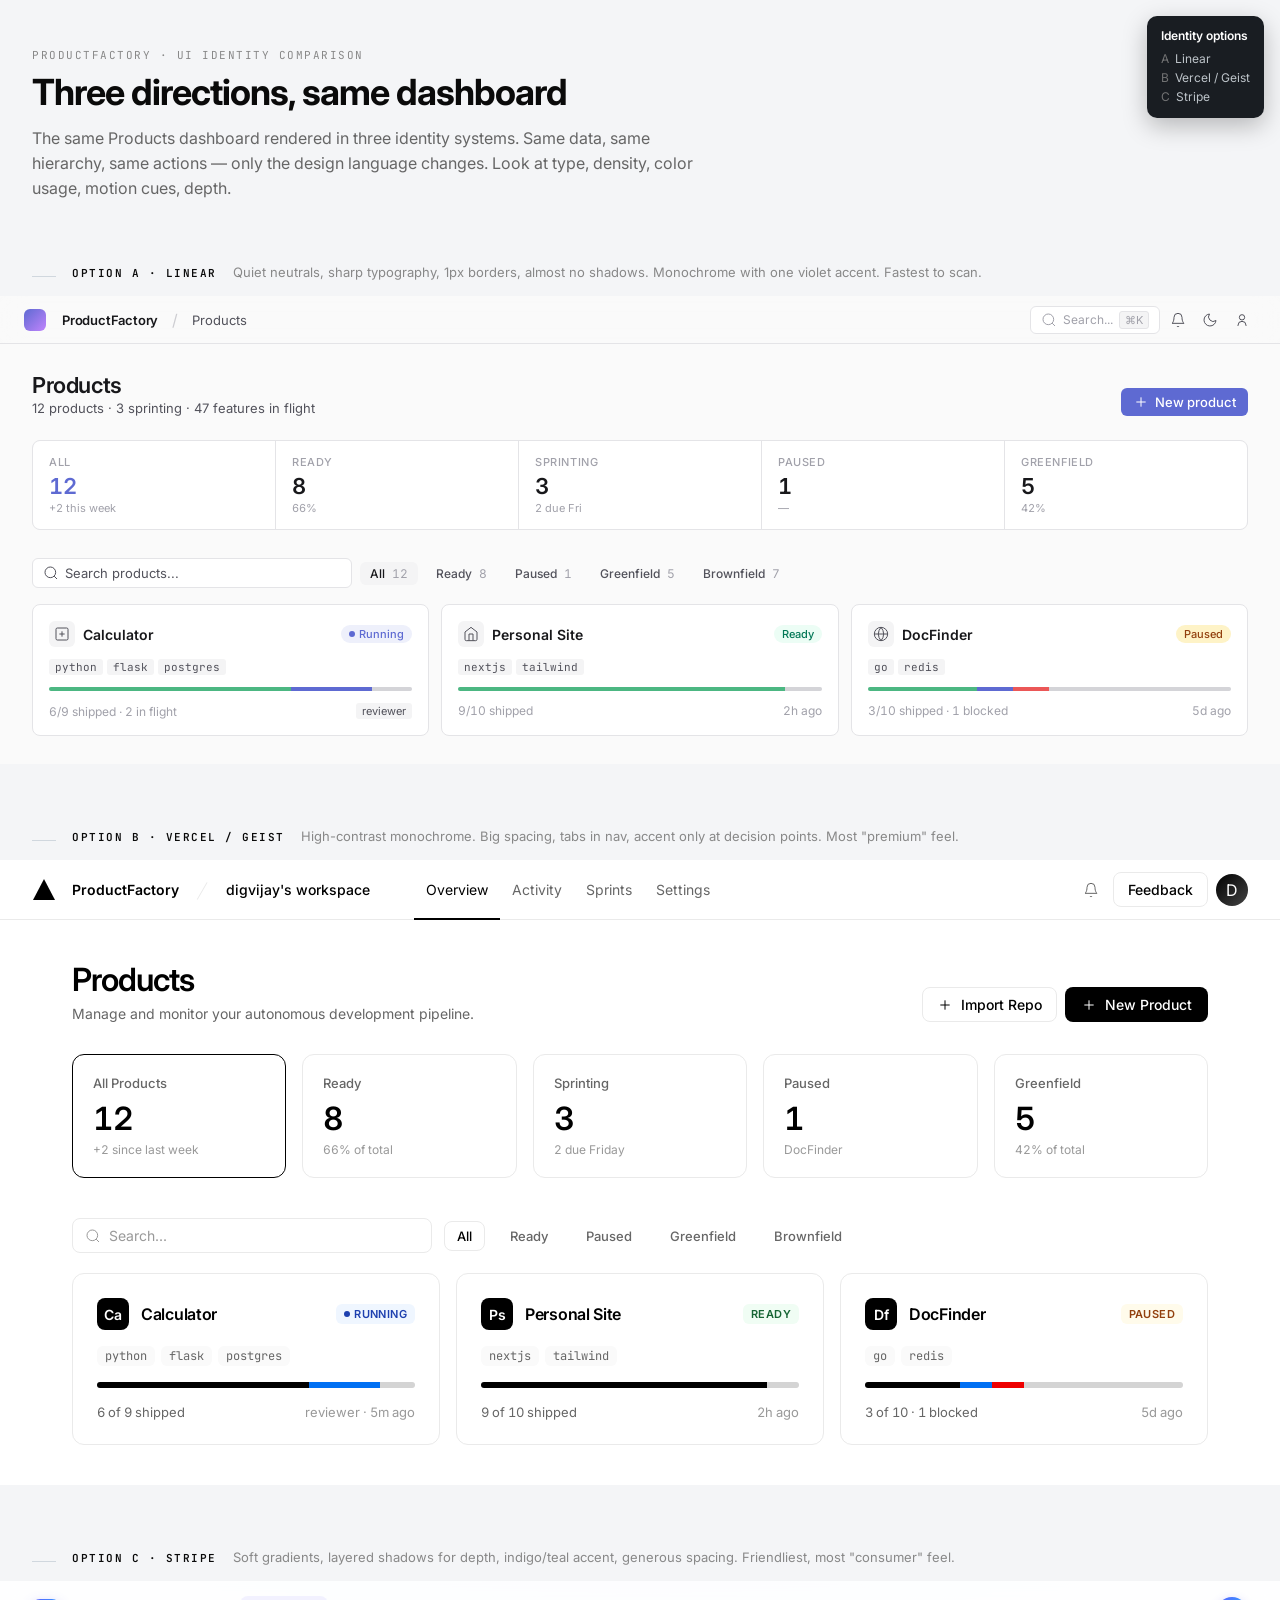
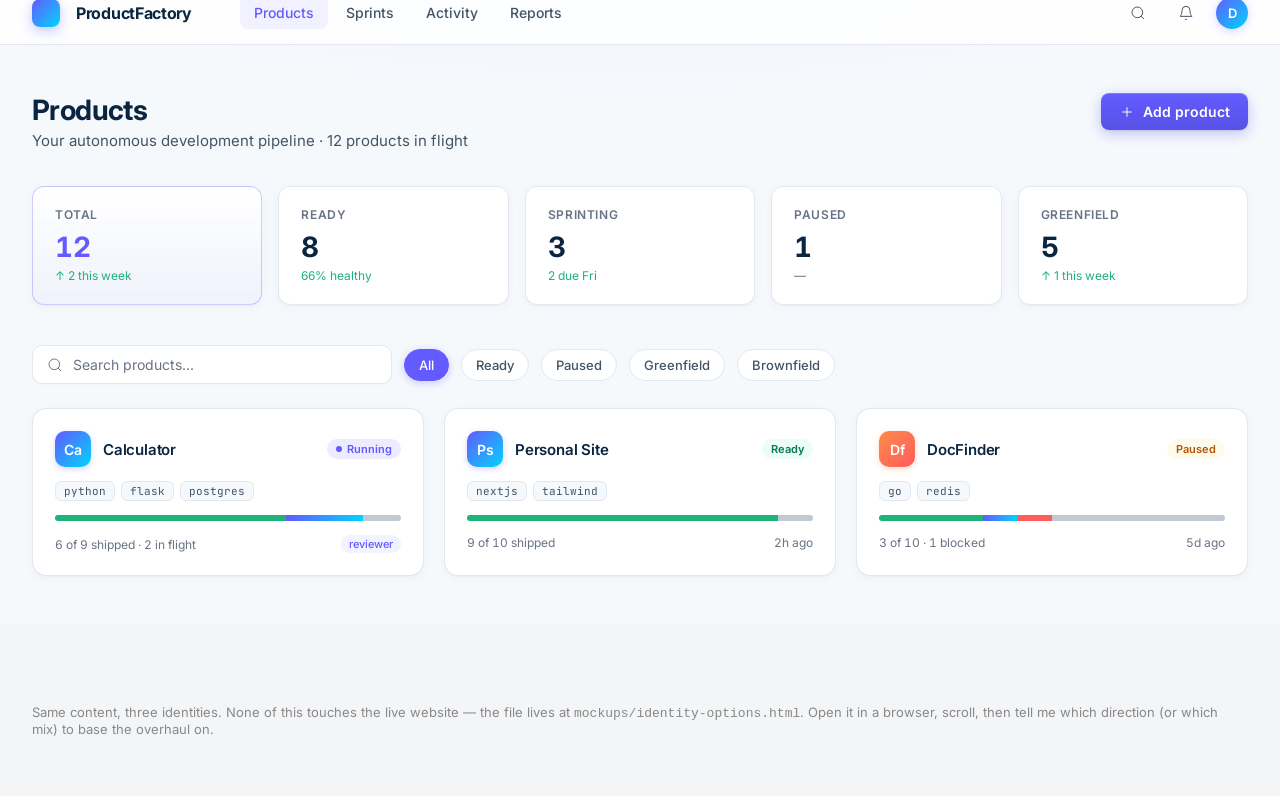
<file: mockups/identity-options.html>
<!doctype html>
<html lang="en">
<head>
<meta charset="utf-8">
<meta name="viewport" content="width=device-width, initial-scale=1">
<title>ProductFactory — Identity Mockups</title>
<link rel="preconnect" href="https://fonts.googleapis.com">
<link rel="preconnect" href="https://fonts.gstatic.com" crossorigin>
<link href="https://fonts.googleapis.com/css2?family=Inter:wght@400;500;600;700&family=JetBrains+Mono:wght@400;500&display=swap" rel="stylesheet">
<style>
  /* ============================================================
     Comparison shell — three vertically stacked identity options
     applied to the same dashboard content.
     ============================================================ */
  *,*::before,*::after { box-sizing: border-box; margin: 0; padding: 0; }
  body {
    font-family: 'Inter', -apple-system, sans-serif;
    background: #f4f5f7;
    color: #0a0a0a;
    -webkit-font-smoothing: antialiased;
    text-rendering: optimizeLegibility;
  }
  a { text-decoration: none; color: inherit; }
  button { font: inherit; cursor: pointer; border: 0; background: none; }
  ul { list-style: none; }

  .pf-toc {
    position: fixed;
    top: 16px; right: 16px;
    background: rgba(13, 17, 23, 0.95);
    color: #fff;
    padding: 12px 14px;
    border-radius: 10px;
    z-index: 999;
    font-size: 12px;
    backdrop-filter: blur(8px);
    box-shadow: 0 8px 24px rgba(0,0,0,0.25);
  }
  .pf-toc strong { display: block; margin-bottom: 6px; font-weight: 600; }
  .pf-toc a {
    display: block; color: #e6edf3; padding: 2px 0; opacity: .8;
  }
  .pf-toc a:hover { opacity: 1; }
  .pf-toc a span { color: #888; margin-right: 6px; }

  .section-label {
    max-width: 1280px;
    margin: 64px auto 16px;
    padding: 0 32px;
    display: flex; align-items: baseline; gap: 16px;
    font-family: 'JetBrains Mono', monospace;
    font-size: 11px; text-transform: uppercase;
    letter-spacing: 1.5px; color: #6a737d;
  }
  .section-label::before {
    content: ""; width: 24px; height: 1px; background: #d0d7de;
  }
  .section-label .name { color: #0a0a0a; font-weight: 600; }
  .section-label .desc { color: #888; text-transform: none; letter-spacing: 0; font-family: 'Inter', sans-serif; font-size: 13px; }

  .surface { isolation: isolate; }

  /* ============================================================
     SHARED: Lucide-ish inline icons (single stroke, 1.5px)
     ============================================================ */
  .icon { width: 16px; height: 16px; stroke-width: 1.5; flex-shrink: 0; }


  /* ============================================================
     OPTION A — LINEAR
       Quiet neutrals, sharp typography, mostly 1px borders,
       no shadows, monochrome with a single violet accent.
     ============================================================ */
  .linear {
    --bg:        #fafafa;
    --surface:   #ffffff;
    --inset:     #f4f4f5;
    --border:    #e4e4e7;
    --border-2:  #d4d4d8;
    --fg:        #18181b;
    --fg-muted:  #52525b;
    --fg-subtle: #a1a1aa;
    --accent:    #5e6ad2;
    --accent-bg: #eef0fb;
    --green:     #4cb782;
    --amber:     #f2c94c;
    --red:       #eb5757;
    font-family: 'Inter', sans-serif;
    color: var(--fg);
    background: var(--bg);
  }
  .linear .nav {
    position: sticky; top: 0; z-index: 10;
    height: 48px;
    display: flex; align-items: center;
    padding: 0 24px; gap: 8px;
    background: rgba(250,250,250,0.85);
    backdrop-filter: blur(16px);
    border-bottom: 1px solid var(--border);
  }
  .linear .logo {
    width: 22px; height: 22px;
    background: linear-gradient(135deg, #5e6ad2, #c084fc);
    border-radius: 6px;
    margin-right: 8px;
  }
  .linear .nav-title { font-weight: 600; font-size: 13px; letter-spacing: -0.2px; }
  .linear .nav-sep { color: var(--fg-subtle); margin: 0 6px; opacity: .5; }
  .linear .nav-crumb { font-size: 13px; color: var(--fg-muted); }
  .linear .nav-actions { margin-left: auto; display: flex; align-items: center; gap: 4px; }
  .linear .nav-btn {
    width: 28px; height: 28px;
    display: flex; align-items: center; justify-content: center;
    border-radius: 6px; color: var(--fg-muted);
  }
  .linear .nav-btn:hover { background: var(--inset); color: var(--fg); }
  .linear .nav-cmd {
    display: flex; align-items: center; gap: 6px;
    padding: 4px 10px; border: 1px solid var(--border);
    background: var(--surface); border-radius: 6px;
    font-size: 12px; color: var(--fg-subtle);
  }
  .linear .nav-cmd kbd {
    font-family: inherit; font-size: 11px;
    background: var(--inset); padding: 1px 5px; border-radius: 3px;
    border: 1px solid var(--border);
  }

  .linear .page { max-width: 1280px; margin: 0 auto; padding: 28px 32px; }
  .linear .page-head {
    display: flex; justify-content: space-between; align-items: flex-end;
    margin-bottom: 24px;
  }
  .linear .page-head h1 { font-size: 22px; font-weight: 600; letter-spacing: -0.4px; }
  .linear .page-head .sub { font-size: 13px; color: var(--fg-muted); margin-top: 2px; }
  .linear .btn-primary {
    display: inline-flex; align-items: center; gap: 6px;
    padding: 6px 12px; border-radius: 6px;
    background: var(--accent); color: white;
    font-size: 13px; font-weight: 500;
  }
  .linear .btn-primary:hover { background: #4f5ac4; }

  .linear .stats {
    display: grid; grid-template-columns: repeat(5, 1fr);
    gap: 1px;
    background: var(--border);
    border: 1px solid var(--border);
    border-radius: 8px; overflow: hidden;
    margin-bottom: 28px;
  }
  .linear .stat {
    background: var(--surface);
    padding: 14px 16px;
    cursor: pointer;
  }
  .linear .stat:hover { background: var(--inset); }
  .linear .stat .label {
    font-size: 11px; color: var(--fg-subtle);
    text-transform: uppercase; letter-spacing: 0.6px; font-weight: 500;
  }
  .linear .stat .value {
    font-size: 22px; font-weight: 600; margin-top: 4px;
    font-variant-numeric: tabular-nums;
  }
  .linear .stat.active .value { color: var(--accent); }
  .linear .stat .delta {
    font-size: 11px; color: var(--fg-subtle); margin-top: 2px;
    font-variant-numeric: tabular-nums;
  }

  .linear .filter-row {
    display: flex; align-items: center; gap: 8px;
    margin-bottom: 16px;
  }
  .linear .search-input {
    flex: 1; max-width: 320px;
    display: flex; align-items: center; gap: 6px;
    padding: 6px 10px;
    background: var(--surface);
    border: 1px solid var(--border);
    border-radius: 6px;
    font-size: 13px; color: var(--fg-muted);
  }
  .linear .filter-chip {
    padding: 4px 10px; border-radius: 6px;
    font-size: 12px; font-weight: 500;
    color: var(--fg-muted); cursor: pointer;
  }
  .linear .filter-chip:hover { background: var(--inset); }
  .linear .filter-chip.active { color: var(--fg); background: var(--inset); }
  .linear .filter-count {
    margin-left: 4px; font-variant-numeric: tabular-nums;
    color: var(--fg-subtle); font-weight: 400;
  }

  .linear .grid {
    display: grid; grid-template-columns: repeat(3, 1fr); gap: 12px;
  }
  .linear .card {
    background: var(--surface);
    border: 1px solid var(--border);
    border-radius: 8px;
    padding: 16px;
    display: flex; flex-direction: column; gap: 12px;
    transition: border-color .12s, transform .12s;
  }
  .linear .card:hover {
    border-color: var(--border-2);
    transform: translateY(-1px);
  }
  .linear .card-head {
    display: flex; align-items: center; gap: 8px;
  }
  .linear .card-icon {
    width: 26px; height: 26px;
    display: flex; align-items: center; justify-content: center;
    background: var(--inset); border-radius: 6px;
    color: var(--fg-muted);
  }
  .linear .card-name {
    font-size: 14px; font-weight: 600; flex: 1;
    overflow: hidden; text-overflow: ellipsis; white-space: nowrap;
  }
  .linear .pill {
    font-size: 11px; font-weight: 500;
    padding: 2px 8px; border-radius: 12px;
    display: inline-flex; align-items: center; gap: 4px;
  }
  .linear .pill.ready { background: #ecfdf5; color: #047857; }
  .linear .pill.running { background: #eef0fb; color: var(--accent); }
  .linear .pill.paused { background: #fef3c7; color: #92400e; }
  .linear .pill.dot::before {
    content: ""; width: 6px; height: 6px; border-radius: 50%;
    background: currentColor;
  }
  .linear .pill.running.dot::before { animation: pulse 1.6s ease-in-out infinite; }
  @keyframes pulse { 0%, 100% { opacity: 1; } 50% { opacity: .35; } }

  .linear .stack-row { display: flex; gap: 4px; flex-wrap: wrap; }
  .linear .stack {
    font-size: 11px; padding: 1px 6px;
    background: var(--inset); color: var(--fg-muted);
    border-radius: 3px; font-family: 'JetBrains Mono', monospace;
  }
  .linear .progress {
    display: flex; height: 4px;
    background: var(--inset); border-radius: 2px; overflow: hidden;
  }
  .linear .progress > * { height: 100%; }
  .linear .progress .pushed { background: var(--green); }
  .linear .progress .active-bar { background: var(--accent); }
  .linear .progress .blocked { background: var(--red); }
  .linear .progress .pending { background: var(--border-2); }
  .linear .meta-row {
    display: flex; justify-content: space-between; align-items: center;
    font-size: 12px; color: var(--fg-subtle);
    font-variant-numeric: tabular-nums;
  }
  .linear .meta-row .persona-tag {
    color: var(--fg-muted);
    background: var(--inset);
    padding: 1px 6px; border-radius: 3px;
    font-size: 11px;
  }


  /* ============================================================
     OPTION B — VERCEL / GEIST
       High contrast monochrome, generous whitespace,
       accent only at decision points, sharp 1px borders.
     ============================================================ */
  .vercel {
    --bg:        #ffffff;
    --inset:     #fafafa;
    --border:    #eaeaea;
    --border-2:  #d4d4d4;
    --fg:        #000000;
    --fg-muted:  #666666;
    --fg-subtle: #999999;
    --accent:    #0070f3;
    --green:     #0070f3;
    --success:   #0070f3;
    --amber:     #f5a623;
    --red:       #ee0000;
    font-family: 'Inter', sans-serif;
    color: var(--fg);
    background: var(--bg);
  }
  .vercel .nav {
    position: sticky; top: 0; z-index: 10;
    height: 60px;
    display: flex; align-items: center;
    padding: 0 32px; gap: 16px;
    background: rgba(255,255,255,0.7);
    backdrop-filter: blur(12px) saturate(1.4);
    border-bottom: 1px solid var(--border);
  }
  .vercel .logo {
    width: 24px; height: 24px;
  }
  .vercel .logo svg { display: block; }
  .vercel .nav-title { font-weight: 600; font-size: 14px; }
  .vercel .nav-sep {
    color: var(--border); font-size: 22px; font-weight: 200;
    margin: 0 4px; transform: rotate(15deg);
  }
  .vercel .nav-crumb { font-size: 14px; color: var(--fg); font-weight: 500; }
  .vercel .nav-tabs { display: flex; gap: 0; margin-left: 28px; align-self: stretch; }
  .vercel .nav-tab {
    display: flex; align-items: center;
    padding: 0 12px; font-size: 14px;
    color: var(--fg-muted);
    border-bottom: 2px solid transparent;
    margin-bottom: -1px;
  }
  .vercel .nav-tab:hover { color: var(--fg); }
  .vercel .nav-tab.active { color: var(--fg); border-bottom-color: var(--fg); }
  .vercel .nav-actions { margin-left: auto; display: flex; align-items: center; gap: 8px; }
  .vercel .nav-btn {
    padding: 6px; border-radius: 6px; color: var(--fg-muted);
    display: flex; align-items: center; justify-content: center;
  }
  .vercel .nav-btn:hover { background: var(--inset); color: var(--fg); }

  .vercel .page { max-width: 1200px; margin: 0 auto; padding: 40px 32px; }
  .vercel .page-head {
    display: flex; justify-content: space-between; align-items: flex-end;
    margin-bottom: 32px;
  }
  .vercel .page-head h1 {
    font-size: 32px; font-weight: 600; letter-spacing: -1px;
  }
  .vercel .page-head .sub { font-size: 14px; color: var(--fg-muted); margin-top: 6px; }
  .vercel .btn-primary {
    display: inline-flex; align-items: center; gap: 8px;
    padding: 9px 16px; border-radius: 8px;
    background: var(--fg); color: white;
    font-size: 14px; font-weight: 500;
    transition: opacity .12s;
  }
  .vercel .btn-primary:hover { opacity: .85; }
  .vercel .btn-secondary {
    display: inline-flex; align-items: center; gap: 8px;
    padding: 8px 14px; border-radius: 8px;
    border: 1px solid var(--border);
    background: var(--bg); color: var(--fg);
    font-size: 14px; font-weight: 500;
  }
  .vercel .btn-secondary:hover { border-color: var(--border-2); background: var(--inset); }

  .vercel .stats {
    display: grid; grid-template-columns: repeat(5, 1fr);
    gap: 16px;
    margin-bottom: 40px;
  }
  .vercel .stat {
    border: 1px solid var(--border);
    border-radius: 12px;
    padding: 20px;
    cursor: pointer;
    transition: border-color .12s, transform .12s;
  }
  .vercel .stat:hover { border-color: var(--border-2); }
  .vercel .stat .label {
    font-size: 13px; color: var(--fg-muted); font-weight: 500;
  }
  .vercel .stat .value {
    font-size: 32px; font-weight: 600; letter-spacing: -1px;
    margin-top: 8px;
    font-variant-numeric: tabular-nums;
  }
  .vercel .stat .meta {
    font-size: 12px; color: var(--fg-subtle); margin-top: 4px;
    font-variant-numeric: tabular-nums;
  }
  .vercel .stat.active { border-color: var(--fg); }

  .vercel .filter-row {
    display: flex; align-items: center; gap: 12px; margin-bottom: 20px;
  }
  .vercel .search-input {
    flex: 1; max-width: 360px;
    display: flex; align-items: center; gap: 8px;
    padding: 8px 12px;
    border: 1px solid var(--border); border-radius: 8px;
    font-size: 14px; color: var(--fg-subtle);
  }
  .vercel .filter-tab {
    padding: 6px 12px; border-radius: 8px;
    font-size: 13px; font-weight: 500; color: var(--fg-muted);
    border: 1px solid transparent;
  }
  .vercel .filter-tab:hover { color: var(--fg); }
  .vercel .filter-tab.active {
    color: var(--fg);
    background: var(--bg);
    border-color: var(--border);
  }

  .vercel .grid {
    display: grid; grid-template-columns: repeat(3, 1fr); gap: 16px;
  }
  .vercel .card {
    background: var(--bg);
    border: 1px solid var(--border);
    border-radius: 12px;
    padding: 24px;
    display: flex; flex-direction: column; gap: 16px;
    transition: border-color .12s, transform .12s;
  }
  .vercel .card:hover {
    border-color: var(--fg);
  }
  .vercel .card-head {
    display: flex; align-items: center; gap: 12px;
  }
  .vercel .card-mark {
    width: 32px; height: 32px;
    background: var(--fg);
    color: white;
    display: flex; align-items: center; justify-content: center;
    border-radius: 8px; font-size: 14px; font-weight: 600;
  }
  .vercel .card-name {
    font-size: 16px; font-weight: 600; flex: 1; letter-spacing: -0.3px;
    overflow: hidden; text-overflow: ellipsis; white-space: nowrap;
  }
  .vercel .pill {
    font-size: 11px; font-weight: 600;
    padding: 3px 8px; border-radius: 6px;
    text-transform: uppercase; letter-spacing: 0.4px;
    display: inline-flex; align-items: center; gap: 4px;
  }
  .vercel .pill.ready { background: #f0fdf4; color: #166534; }
  .vercel .pill.running { background: #eff6ff; color: #1e40af; }
  .vercel .pill.paused { background: #fffbeb; color: #92400e; }
  .vercel .pill.dot::before {
    content: ""; width: 6px; height: 6px; border-radius: 50%;
    background: currentColor;
  }

  .vercel .stack-row { display: flex; gap: 6px; flex-wrap: wrap; }
  .vercel .stack {
    font-size: 12px; padding: 2px 8px;
    background: var(--inset); color: var(--fg-muted);
    border-radius: 6px; font-family: 'JetBrains Mono', monospace;
  }
  .vercel .progress {
    display: flex; height: 6px;
    background: var(--inset); border-radius: 3px; overflow: hidden;
  }
  .vercel .progress > * { height: 100%; }
  .vercel .progress .pushed { background: var(--fg); }
  .vercel .progress .active-bar { background: var(--accent); }
  .vercel .progress .blocked { background: var(--red); }
  .vercel .progress .pending { background: var(--border-2); }

  .vercel .meta-row {
    display: flex; justify-content: space-between; align-items: center;
    font-size: 13px; color: var(--fg-muted);
    font-variant-numeric: tabular-nums;
  }
  .vercel .meta-row .ts { color: var(--fg-subtle); }


  /* ============================================================
     OPTION C — STRIPE
       Soft gradients, generous spacing, layered shadows for depth,
       indigo + warm accents, friendly density.
     ============================================================ */
  .stripe {
    --bg:        #f6f9fc;
    --surface:   #ffffff;
    --inset:     #f6f9fc;
    --border:    #e3e8ee;
    --border-2:  #c1c9d2;
    --fg:        #0a2540;
    --fg-muted:  #425466;
    --fg-subtle: #697386;
    --indigo:    #635bff;
    --indigo-2:  #5851e6;
    --teal:      #00d4ff;
    --green:     #1fb27a;
    --amber:     #ffb547;
    --red:       #ff5c5c;
    font-family: 'Inter', sans-serif;
    color: var(--fg);
    background:
      radial-gradient(ellipse 80% 40% at 50% -10%, rgba(99,91,255,0.08) 0%, transparent 70%),
      var(--bg);
  }
  .stripe .nav {
    position: sticky; top: 0; z-index: 10;
    height: 64px;
    display: flex; align-items: center;
    padding: 0 32px; gap: 16px;
    background: rgba(255,255,255,0.85);
    backdrop-filter: blur(20px);
    border-bottom: 1px solid var(--border);
  }
  .stripe .logo {
    width: 28px; height: 28px;
    background: linear-gradient(135deg, var(--indigo) 0%, var(--teal) 100%);
    border-radius: 8px;
    box-shadow: 0 4px 12px rgba(99,91,255,0.35);
  }
  .stripe .nav-title { font-weight: 700; font-size: 16px; letter-spacing: -0.3px; }
  .stripe .nav-tabs { display: flex; gap: 4px; margin-left: 32px; }
  .stripe .nav-tab {
    padding: 8px 14px; border-radius: 8px;
    font-size: 14px; font-weight: 500;
    color: var(--fg-muted);
  }
  .stripe .nav-tab:hover { color: var(--fg); background: var(--inset); }
  .stripe .nav-tab.active {
    color: var(--indigo);
    background: rgba(99,91,255,0.08);
  }
  .stripe .nav-actions { margin-left: auto; display: flex; align-items: center; gap: 12px; }
  .stripe .nav-btn {
    width: 36px; height: 36px; border-radius: 10px;
    display: flex; align-items: center; justify-content: center;
    color: var(--fg-muted);
    transition: background .12s, color .12s;
  }
  .stripe .nav-btn:hover { background: var(--inset); color: var(--indigo); }
  .stripe .avatar {
    width: 32px; height: 32px;
    background: linear-gradient(135deg, var(--indigo), var(--teal));
    color: white;
    display: flex; align-items: center; justify-content: center;
    border-radius: 50%;
    font-size: 13px; font-weight: 600;
    box-shadow: 0 2px 8px rgba(99,91,255,0.25);
  }

  .stripe .page { max-width: 1280px; margin: 0 auto; padding: 48px 32px; }
  .stripe .page-head {
    display: flex; justify-content: space-between; align-items: flex-start;
    margin-bottom: 36px;
  }
  .stripe .page-head h1 {
    font-size: 28px; font-weight: 700; letter-spacing: -0.6px;
  }
  .stripe .page-head .sub { font-size: 15px; color: var(--fg-muted); margin-top: 4px; }
  .stripe .btn-primary {
    display: inline-flex; align-items: center; gap: 8px;
    padding: 10px 18px; border-radius: 8px;
    background: linear-gradient(180deg, var(--indigo), var(--indigo-2));
    color: white; font-size: 14px; font-weight: 600;
    box-shadow:
      0 1px 0 rgba(255,255,255,0.2) inset,
      0 1px 2px rgba(0,0,0,0.08),
      0 4px 14px rgba(99,91,255,0.35);
    transition: transform .12s, box-shadow .12s;
  }
  .stripe .btn-primary:hover {
    transform: translateY(-1px);
    box-shadow:
      0 1px 0 rgba(255,255,255,0.2) inset,
      0 2px 4px rgba(0,0,0,0.1),
      0 6px 18px rgba(99,91,255,0.45);
  }

  .stripe .stats {
    display: grid; grid-template-columns: repeat(5, 1fr);
    gap: 16px;
    margin-bottom: 40px;
  }
  .stripe .stat {
    background: var(--surface);
    border: 1px solid var(--border);
    border-radius: 12px;
    padding: 20px 22px;
    cursor: pointer;
    box-shadow: 0 1px 1px rgba(0,0,0,0.02), 0 2px 8px rgba(10,37,64,0.04);
    transition: transform .12s, box-shadow .12s;
  }
  .stripe .stat:hover {
    transform: translateY(-1px);
    box-shadow: 0 2px 4px rgba(0,0,0,0.04), 0 8px 20px rgba(10,37,64,0.08);
  }
  .stripe .stat .label {
    font-size: 12px; color: var(--fg-subtle);
    font-weight: 600; text-transform: uppercase;
    letter-spacing: 0.6px;
  }
  .stripe .stat .value {
    font-size: 28px; font-weight: 700;
    margin-top: 8px; letter-spacing: -0.5px;
    font-variant-numeric: tabular-nums;
  }
  .stripe .stat .delta {
    font-size: 12px; color: var(--green);
    margin-top: 2px;
    display: inline-flex; align-items: center; gap: 3px;
  }
  .stripe .stat.active {
    background: linear-gradient(180deg, var(--surface), rgba(99,91,255,0.04));
    border-color: rgba(99,91,255,0.3);
  }
  .stripe .stat.active .value { color: var(--indigo); }

  .stripe .filter-row {
    display: flex; align-items: center; gap: 12px; margin-bottom: 24px;
  }
  .stripe .search-input {
    flex: 1; max-width: 360px;
    display: flex; align-items: center; gap: 10px;
    padding: 10px 14px;
    background: var(--surface);
    border: 1px solid var(--border); border-radius: 10px;
    font-size: 14px; color: var(--fg-subtle);
    box-shadow: 0 1px 2px rgba(0,0,0,0.02);
  }
  .stripe .filter-chip {
    padding: 7px 14px; border-radius: 999px;
    font-size: 13px; font-weight: 500;
    color: var(--fg-muted);
    background: var(--surface);
    border: 1px solid var(--border);
    cursor: pointer;
    transition: all .12s;
  }
  .stripe .filter-chip:hover { border-color: var(--border-2); }
  .stripe .filter-chip.active {
    background: var(--indigo); color: white;
    border-color: var(--indigo);
    box-shadow: 0 2px 8px rgba(99,91,255,0.3);
  }

  .stripe .grid {
    display: grid; grid-template-columns: repeat(3, 1fr); gap: 20px;
  }
  .stripe .card {
    background: var(--surface);
    border: 1px solid var(--border);
    border-radius: 14px;
    padding: 22px;
    display: flex; flex-direction: column; gap: 14px;
    box-shadow: 0 1px 1px rgba(0,0,0,0.02), 0 2px 8px rgba(10,37,64,0.04);
    transition: transform .14s, box-shadow .14s;
    position: relative;
    overflow: hidden;
  }
  .stripe .card::before {
    content: "";
    position: absolute; top: 0; left: 0; right: 0; height: 3px;
    background: linear-gradient(90deg, var(--indigo), var(--teal));
    opacity: 0; transition: opacity .14s;
  }
  .stripe .card:hover {
    transform: translateY(-2px);
    box-shadow: 0 4px 8px rgba(0,0,0,0.04), 0 12px 32px rgba(10,37,64,0.1);
  }
  .stripe .card:hover::before { opacity: 1; }

  .stripe .card-head {
    display: flex; align-items: center; gap: 12px;
  }
  .stripe .card-mark {
    width: 36px; height: 36px;
    background: linear-gradient(135deg, var(--indigo), var(--teal));
    color: white;
    display: flex; align-items: center; justify-content: center;
    border-radius: 10px;
    font-size: 14px; font-weight: 600;
    box-shadow: 0 2px 6px rgba(99,91,255,0.25);
  }
  .stripe .card-mark.brown {
    background: linear-gradient(135deg, #ff8a4c, #ff5c5c);
    box-shadow: 0 2px 6px rgba(255,138,76,0.3);
  }
  .stripe .card-name {
    font-size: 15px; font-weight: 600; flex: 1; letter-spacing: -0.2px;
    overflow: hidden; text-overflow: ellipsis; white-space: nowrap;
  }
  .stripe .pill {
    font-size: 11px; font-weight: 600;
    padding: 3px 9px; border-radius: 999px;
    display: inline-flex; align-items: center; gap: 5px;
  }
  .stripe .pill.ready { background: #ecfdf5; color: #047857; }
  .stripe .pill.running { background: rgba(99,91,255,0.12); color: var(--indigo); }
  .stripe .pill.paused { background: #fffbeb; color: #b45309; }
  .stripe .pill.dot::before {
    content: ""; width: 6px; height: 6px; border-radius: 50%;
    background: currentColor;
  }
  .stripe .pill.running.dot::before { animation: pulse 1.6s ease-in-out infinite; }

  .stripe .stack-row { display: flex; gap: 6px; flex-wrap: wrap; }
  .stripe .stack {
    font-size: 11px; padding: 2px 8px;
    background: var(--inset); color: var(--fg-muted);
    border-radius: 6px; font-family: 'JetBrains Mono', monospace;
    border: 1px solid var(--border);
  }
  .stripe .progress {
    display: flex; height: 6px;
    background: var(--inset); border-radius: 3px; overflow: hidden;
  }
  .stripe .progress > * { height: 100%; }
  .stripe .progress .pushed { background: linear-gradient(90deg, var(--green), #1fb27a); }
  .stripe .progress .active-bar { background: linear-gradient(90deg, var(--indigo), var(--teal)); }
  .stripe .progress .blocked { background: var(--red); }
  .stripe .progress .pending { background: var(--border-2); }

  .stripe .meta-row {
    display: flex; justify-content: space-between; align-items: center;
    font-size: 12px; color: var(--fg-subtle);
    font-variant-numeric: tabular-nums;
  }
  .stripe .persona-tag {
    color: var(--indigo);
    background: rgba(99,91,255,0.08);
    padding: 2px 8px; border-radius: 999px;
    font-size: 11px; font-weight: 500;
  }


  /* ============================================================
     Footer note
     ============================================================ */
  .footer-note {
    max-width: 1280px;
    margin: 80px auto 60px;
    padding: 0 32px;
    color: #888; font-size: 13px;
  }
</style>
</head>
<body>

<!-- ============================================================
     TOC
     ============================================================ -->
<nav class="pf-toc">
  <strong>Identity options</strong>
  <a href="#linear"><span>A</span>Linear</a>
  <a href="#vercel"><span>B</span>Vercel / Geist</a>
  <a href="#stripe"><span>C</span>Stripe</a>
</nav>

<!-- ============================================================
     INTRO
     ============================================================ -->
<div style="max-width:1280px;margin:48px auto 0;padding:0 32px;">
  <p style="font-family:'JetBrains Mono',monospace;font-size:11px;text-transform:uppercase;letter-spacing:1.5px;color:#888;margin-bottom:8px">ProductFactory · UI Identity Comparison</p>
  <h1 style="font-size:36px;font-weight:700;letter-spacing:-1px;margin-bottom:12px">Three directions, same dashboard</h1>
  <p style="font-size:16px;color:#666;max-width:680px;line-height:1.55">
    The same Products dashboard rendered in three identity systems. Same data, same hierarchy, same actions —
    only the design language changes. Look at type, density, color usage, motion cues, depth.
  </p>
</div>


<!-- ============================================================
     OPTION A — LINEAR
     ============================================================ -->
<div class="section-label" id="linear">
  <span class="name">Option A · Linear</span>
  <span class="desc">Quiet neutrals, sharp typography, 1px borders, almost no shadows. Monochrome with one violet accent. Fastest to scan.</span>
</div>

<div class="surface linear">
  <header class="nav">
    <div class="logo"></div>
    <span class="nav-title">ProductFactory</span>
    <span class="nav-sep">/</span>
    <span class="nav-crumb">Products</span>
    <div class="nav-actions">
      <span class="nav-cmd">
        <svg class="icon" viewBox="0 0 24 24" fill="none" stroke="currentColor"><circle cx="11" cy="11" r="8"/><path d="m21 21-4.3-4.3"/></svg>
        Search...
        <kbd>⌘K</kbd>
      </span>
      <button class="nav-btn" title="Notifications">
        <svg class="icon" viewBox="0 0 24 24" fill="none" stroke="currentColor"><path d="M6 8a6 6 0 0 1 12 0c0 7 3 9 3 9H3s3-2 3-9"/><path d="M10.3 21a1.94 1.94 0 0 0 3.4 0"/></svg>
      </button>
      <button class="nav-btn" title="Theme">
        <svg class="icon" viewBox="0 0 24 24" fill="none" stroke="currentColor"><path d="M21 12.79A9 9 0 1 1 11.21 3 7 7 0 0 0 21 12.79z"/></svg>
      </button>
      <button class="nav-btn" title="Profile">
        <svg class="icon" viewBox="0 0 24 24" fill="none" stroke="currentColor"><circle cx="12" cy="8" r="4"/><path d="M6 21v-1a6 6 0 0 1 12 0v1"/></svg>
      </button>
    </div>
  </header>

  <div class="page">
    <div class="page-head">
      <div>
        <h1>Products</h1>
        <p class="sub">12 products · 3 sprinting · 47 features in flight</p>
      </div>
      <button class="btn-primary">
        <svg class="icon" viewBox="0 0 24 24" fill="none" stroke="currentColor" stroke-width="2"><path d="M12 5v14M5 12h14"/></svg>
        New product
      </button>
    </div>

    <div class="stats">
      <div class="stat active">
        <div class="label">All</div>
        <div class="value">12</div>
        <div class="delta">+2 this week</div>
      </div>
      <div class="stat">
        <div class="label">Ready</div>
        <div class="value">8</div>
        <div class="delta">66%</div>
      </div>
      <div class="stat">
        <div class="label">Sprinting</div>
        <div class="value">3</div>
        <div class="delta">2 due Fri</div>
      </div>
      <div class="stat">
        <div class="label">Paused</div>
        <div class="value">1</div>
        <div class="delta">—</div>
      </div>
      <div class="stat">
        <div class="label">Greenfield</div>
        <div class="value">5</div>
        <div class="delta">42%</div>
      </div>
    </div>

    <div class="filter-row">
      <div class="search-input">
        <svg class="icon" viewBox="0 0 24 24" fill="none" stroke="currentColor"><circle cx="11" cy="11" r="8"/><path d="m21 21-4.3-4.3"/></svg>
        Search products...
      </div>
      <span class="filter-chip active">All <span class="filter-count">12</span></span>
      <span class="filter-chip">Ready <span class="filter-count">8</span></span>
      <span class="filter-chip">Paused <span class="filter-count">1</span></span>
      <span class="filter-chip">Greenfield <span class="filter-count">5</span></span>
      <span class="filter-chip">Brownfield <span class="filter-count">7</span></span>
    </div>

    <div class="grid">
      <div class="card">
        <div class="card-head">
          <div class="card-icon">
            <svg class="icon" viewBox="0 0 24 24" fill="none" stroke="currentColor"><rect x="3" y="3" width="18" height="18" rx="2"/><path d="M8 12h8M12 8v8"/></svg>
          </div>
          <div class="card-name">Calculator</div>
          <span class="pill running dot">Running</span>
        </div>
        <div class="stack-row">
          <span class="stack">python</span>
          <span class="stack">flask</span>
          <span class="stack">postgres</span>
        </div>
        <div class="progress">
          <div class="pushed" style="flex:6"></div>
          <div class="active-bar" style="flex:2"></div>
          <div class="pending" style="flex:1"></div>
        </div>
        <div class="meta-row">
          <span>6/9 shipped · 2 in flight</span>
          <span class="persona-tag">reviewer</span>
        </div>
      </div>

      <div class="card">
        <div class="card-head">
          <div class="card-icon">
            <svg class="icon" viewBox="0 0 24 24" fill="none" stroke="currentColor"><path d="M3 9l9-7 9 7v11a2 2 0 0 1-2 2H5a2 2 0 0 1-2-2z"/><polyline points="9 22 9 12 15 12 15 22"/></svg>
          </div>
          <div class="card-name">Personal Site</div>
          <span class="pill ready">Ready</span>
        </div>
        <div class="stack-row">
          <span class="stack">nextjs</span>
          <span class="stack">tailwind</span>
        </div>
        <div class="progress">
          <div class="pushed" style="flex:9"></div>
          <div class="pending" style="flex:1"></div>
        </div>
        <div class="meta-row">
          <span>9/10 shipped</span>
          <span>2h ago</span>
        </div>
      </div>

      <div class="card">
        <div class="card-head">
          <div class="card-icon">
            <svg class="icon" viewBox="0 0 24 24" fill="none" stroke="currentColor"><circle cx="12" cy="12" r="10"/><path d="M2 12h20M12 2a15.3 15.3 0 0 1 4 10 15.3 15.3 0 0 1-4 10 15.3 15.3 0 0 1-4-10 15.3 15.3 0 0 1 4-10z"/></svg>
          </div>
          <div class="card-name">DocFinder</div>
          <span class="pill paused">Paused</span>
        </div>
        <div class="stack-row">
          <span class="stack">go</span>
          <span class="stack">redis</span>
        </div>
        <div class="progress">
          <div class="pushed" style="flex:3"></div>
          <div class="active-bar" style="flex:1"></div>
          <div class="blocked" style="flex:1"></div>
          <div class="pending" style="flex:5"></div>
        </div>
        <div class="meta-row">
          <span>3/10 shipped · 1 blocked</span>
          <span>5d ago</span>
        </div>
      </div>
    </div>
  </div>
</div>


<!-- ============================================================
     OPTION B — VERCEL / GEIST
     ============================================================ -->
<div class="section-label" id="vercel">
  <span class="name">Option B · Vercel / Geist</span>
  <span class="desc">High-contrast monochrome. Big spacing, tabs in nav, accent only at decision points. Most "premium" feel.</span>
</div>

<div class="surface vercel">
  <header class="nav">
    <div class="logo">
      <svg viewBox="0 0 24 24" fill="black"><polygon points="12,1 23,22 1,22"/></svg>
    </div>
    <span class="nav-title">ProductFactory</span>
    <span class="nav-sep">/</span>
    <span class="nav-crumb">digvijay's workspace</span>
    <div class="nav-tabs">
      <a class="nav-tab active">Overview</a>
      <a class="nav-tab">Activity</a>
      <a class="nav-tab">Sprints</a>
      <a class="nav-tab">Settings</a>
    </div>
    <div class="nav-actions">
      <button class="nav-btn">
        <svg class="icon" viewBox="0 0 24 24" fill="none" stroke="currentColor"><path d="M6 8a6 6 0 0 1 12 0c0 7 3 9 3 9H3s3-2 3-9"/><path d="M10.3 21a1.94 1.94 0 0 0 3.4 0"/></svg>
      </button>
      <button class="btn-secondary">Feedback</button>
      <button class="nav-btn" style="width:32px;height:32px;background:linear-gradient(135deg,#000,#444);color:white;border-radius:50%">D</button>
    </div>
  </header>

  <div class="page">
    <div class="page-head">
      <div>
        <h1>Products</h1>
        <p class="sub">Manage and monitor your autonomous development pipeline.</p>
      </div>
      <div style="display:flex;gap:8px">
        <button class="btn-secondary">
          <svg class="icon" viewBox="0 0 24 24" fill="none" stroke="currentColor"><path d="M12 5v14M5 12h14"/></svg>
          Import Repo
        </button>
        <button class="btn-primary">
          <svg class="icon" viewBox="0 0 24 24" fill="none" stroke="currentColor"><path d="M12 5v14M5 12h14"/></svg>
          New Product
        </button>
      </div>
    </div>

    <div class="stats">
      <div class="stat active">
        <div class="label">All Products</div>
        <div class="value">12</div>
        <div class="meta">+2 since last week</div>
      </div>
      <div class="stat">
        <div class="label">Ready</div>
        <div class="value">8</div>
        <div class="meta">66% of total</div>
      </div>
      <div class="stat">
        <div class="label">Sprinting</div>
        <div class="value">3</div>
        <div class="meta">2 due Friday</div>
      </div>
      <div class="stat">
        <div class="label">Paused</div>
        <div class="value">1</div>
        <div class="meta">DocFinder</div>
      </div>
      <div class="stat">
        <div class="label">Greenfield</div>
        <div class="value">5</div>
        <div class="meta">42% of total</div>
      </div>
    </div>

    <div class="filter-row">
      <div class="search-input">
        <svg class="icon" viewBox="0 0 24 24" fill="none" stroke="currentColor"><circle cx="11" cy="11" r="8"/><path d="m21 21-4.3-4.3"/></svg>
        Search...
      </div>
      <a class="filter-tab active">All</a>
      <a class="filter-tab">Ready</a>
      <a class="filter-tab">Paused</a>
      <a class="filter-tab">Greenfield</a>
      <a class="filter-tab">Brownfield</a>
    </div>

    <div class="grid">
      <div class="card">
        <div class="card-head">
          <div class="card-mark">Ca</div>
          <div class="card-name">Calculator</div>
          <span class="pill running dot">Running</span>
        </div>
        <div class="stack-row">
          <span class="stack">python</span>
          <span class="stack">flask</span>
          <span class="stack">postgres</span>
        </div>
        <div class="progress">
          <div class="pushed" style="flex:6"></div>
          <div class="active-bar" style="flex:2"></div>
          <div class="pending" style="flex:1"></div>
        </div>
        <div class="meta-row">
          <span>6 of 9 shipped</span>
          <span class="ts">reviewer · 5m ago</span>
        </div>
      </div>

      <div class="card">
        <div class="card-head">
          <div class="card-mark">Ps</div>
          <div class="card-name">Personal Site</div>
          <span class="pill ready">Ready</span>
        </div>
        <div class="stack-row">
          <span class="stack">nextjs</span>
          <span class="stack">tailwind</span>
        </div>
        <div class="progress">
          <div class="pushed" style="flex:9"></div>
          <div class="pending" style="flex:1"></div>
        </div>
        <div class="meta-row">
          <span>9 of 10 shipped</span>
          <span class="ts">2h ago</span>
        </div>
      </div>

      <div class="card">
        <div class="card-head">
          <div class="card-mark">Df</div>
          <div class="card-name">DocFinder</div>
          <span class="pill paused">Paused</span>
        </div>
        <div class="stack-row">
          <span class="stack">go</span>
          <span class="stack">redis</span>
        </div>
        <div class="progress">
          <div class="pushed" style="flex:3"></div>
          <div class="active-bar" style="flex:1"></div>
          <div class="blocked" style="flex:1"></div>
          <div class="pending" style="flex:5"></div>
        </div>
        <div class="meta-row">
          <span>3 of 10 · 1 blocked</span>
          <span class="ts">5d ago</span>
        </div>
      </div>
    </div>
  </div>
</div>


<!-- ============================================================
     OPTION C — STRIPE
     ============================================================ -->
<div class="section-label" id="stripe">
  <span class="name">Option C · Stripe</span>
  <span class="desc">Soft gradients, layered shadows for depth, indigo/teal accent, generous spacing. Friendliest, most "consumer" feel.</span>
</div>

<div class="surface stripe">
  <header class="nav">
    <div class="logo"></div>
    <span class="nav-title">ProductFactory</span>
    <div class="nav-tabs">
      <a class="nav-tab active">Products</a>
      <a class="nav-tab">Sprints</a>
      <a class="nav-tab">Activity</a>
      <a class="nav-tab">Reports</a>
    </div>
    <div class="nav-actions">
      <button class="nav-btn">
        <svg class="icon" viewBox="0 0 24 24" fill="none" stroke="currentColor"><circle cx="11" cy="11" r="8"/><path d="m21 21-4.3-4.3"/></svg>
      </button>
      <button class="nav-btn">
        <svg class="icon" viewBox="0 0 24 24" fill="none" stroke="currentColor"><path d="M6 8a6 6 0 0 1 12 0c0 7 3 9 3 9H3s3-2 3-9"/><path d="M10.3 21a1.94 1.94 0 0 0 3.4 0"/></svg>
      </button>
      <div class="avatar">D</div>
    </div>
  </header>

  <div class="page">
    <div class="page-head">
      <div>
        <h1>Products</h1>
        <p class="sub">Your autonomous development pipeline · 12 products in flight</p>
      </div>
      <button class="btn-primary">
        <svg class="icon" viewBox="0 0 24 24" fill="none" stroke="currentColor" stroke-width="2"><path d="M12 5v14M5 12h14"/></svg>
        Add product
      </button>
    </div>

    <div class="stats">
      <div class="stat active">
        <div class="label">Total</div>
        <div class="value">12</div>
        <div class="delta">↑ 2 this week</div>
      </div>
      <div class="stat">
        <div class="label">Ready</div>
        <div class="value">8</div>
        <div class="delta">66% healthy</div>
      </div>
      <div class="stat">
        <div class="label">Sprinting</div>
        <div class="value">3</div>
        <div class="delta">2 due Fri</div>
      </div>
      <div class="stat">
        <div class="label">Paused</div>
        <div class="value">1</div>
        <div class="delta" style="color:#697386">—</div>
      </div>
      <div class="stat">
        <div class="label">Greenfield</div>
        <div class="value">5</div>
        <div class="delta">↑ 1 this week</div>
      </div>
    </div>

    <div class="filter-row">
      <div class="search-input">
        <svg class="icon" viewBox="0 0 24 24" fill="none" stroke="currentColor"><circle cx="11" cy="11" r="8"/><path d="m21 21-4.3-4.3"/></svg>
        Search products...
      </div>
      <span class="filter-chip active">All</span>
      <span class="filter-chip">Ready</span>
      <span class="filter-chip">Paused</span>
      <span class="filter-chip">Greenfield</span>
      <span class="filter-chip">Brownfield</span>
    </div>

    <div class="grid">
      <div class="card">
        <div class="card-head">
          <div class="card-mark">Ca</div>
          <div class="card-name">Calculator</div>
          <span class="pill running dot">Running</span>
        </div>
        <div class="stack-row">
          <span class="stack">python</span>
          <span class="stack">flask</span>
          <span class="stack">postgres</span>
        </div>
        <div class="progress">
          <div class="pushed" style="flex:6"></div>
          <div class="active-bar" style="flex:2"></div>
          <div class="pending" style="flex:1"></div>
        </div>
        <div class="meta-row">
          <span>6 of 9 shipped · 2 in flight</span>
          <span class="persona-tag">reviewer</span>
        </div>
      </div>

      <div class="card">
        <div class="card-head">
          <div class="card-mark">Ps</div>
          <div class="card-name">Personal Site</div>
          <span class="pill ready">Ready</span>
        </div>
        <div class="stack-row">
          <span class="stack">nextjs</span>
          <span class="stack">tailwind</span>
        </div>
        <div class="progress">
          <div class="pushed" style="flex:9"></div>
          <div class="pending" style="flex:1"></div>
        </div>
        <div class="meta-row">
          <span>9 of 10 shipped</span>
          <span>2h ago</span>
        </div>
      </div>

      <div class="card">
        <div class="card-head">
          <div class="card-mark brown">Df</div>
          <div class="card-name">DocFinder</div>
          <span class="pill paused">Paused</span>
        </div>
        <div class="stack-row">
          <span class="stack">go</span>
          <span class="stack">redis</span>
        </div>
        <div class="progress">
          <div class="pushed" style="flex:3"></div>
          <div class="active-bar" style="flex:1"></div>
          <div class="blocked" style="flex:1"></div>
          <div class="pending" style="flex:5"></div>
        </div>
        <div class="meta-row">
          <span>3 of 10 · 1 blocked</span>
          <span>5d ago</span>
        </div>
      </div>
    </div>
  </div>
</div>


<!-- ============================================================
     FOOTER
     ============================================================ -->
<p class="footer-note">
  Same content, three identities. None of this touches the live website — the file lives at <code>mockups/identity-options.html</code>.
  Open it in a browser, scroll, then tell me which direction (or which mix) to base the overhaul on.
</p>

</body>
</html>
</file>
